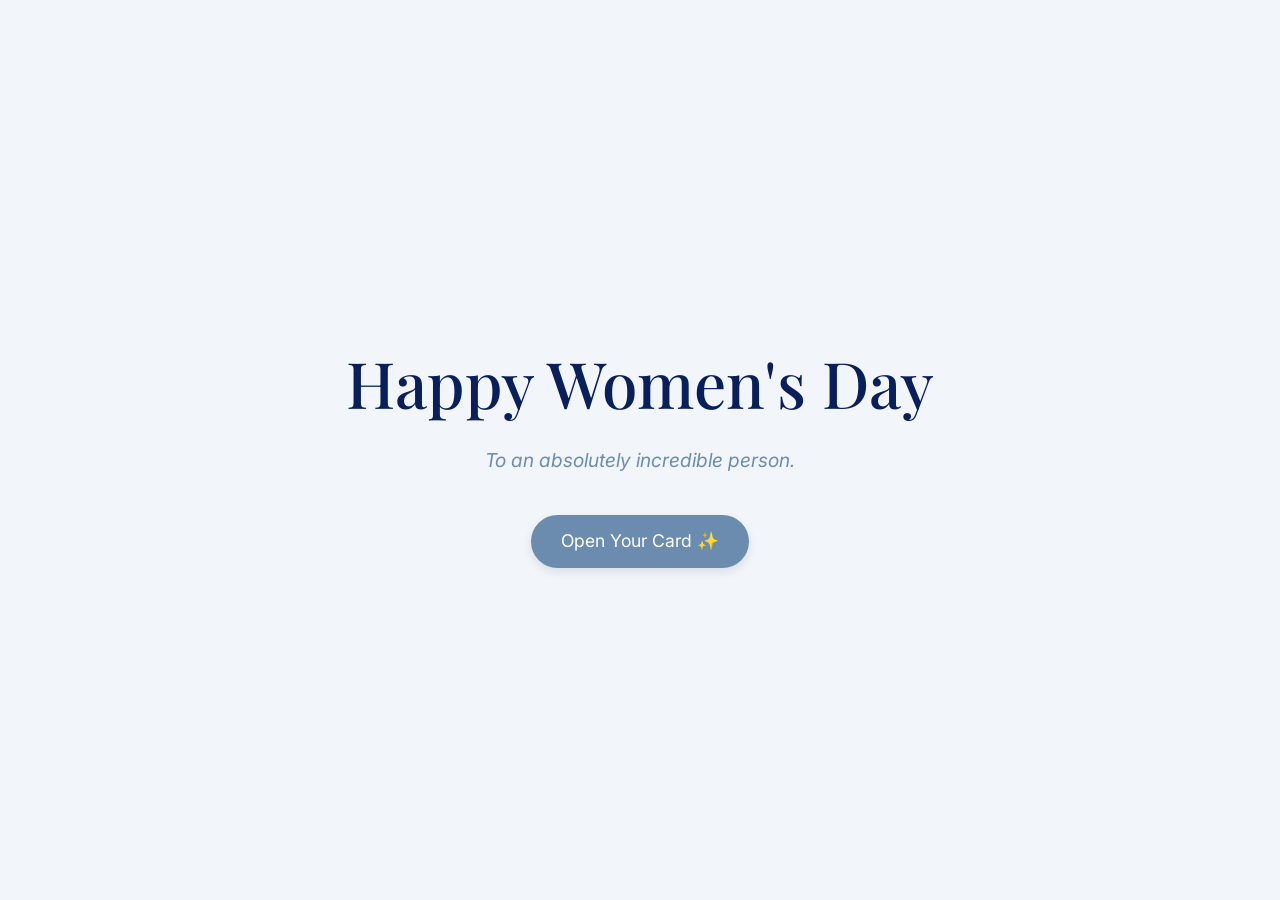
<file: index.html>
<!DOCTYPE html>
<html lang="en">

<head>
    <meta charset="UTF-8">
    <meta name="viewport" content="width=device-width, initial-scale=1.0">
    <title>Happy Women's Day</title>
    <link rel="stylesheet" href="style.css">
</head>

<body>
    <canvas id="particles"></canvas>

    <div class="page-container hero">
        <h1>Happy Women's Day</h1>
        <p>To an absolutely incredible person.</p>
        <a href="appreciation.html" class="next-btn">Open Your Card ✨</a>
    </div>

    <script>
        // 3D Tilt Effect (Only runs on pages with cards)
        const cards = document.querySelectorAll('.card');
        if (cards.length > 0) {
            cards.forEach(card => {
                card.addEventListener('mousemove', (e) => {
                    card.classList.remove('reset-anim');
                    const rect = card.getBoundingClientRect();
                    const x = e.clientX - rect.left, y = e.clientY - rect.top;
                    const centerX = rect.width / 2, centerY = rect.height / 2;
                    const rotateX = ((y - centerY) / centerY) * -10, rotateY = ((x - centerX) / centerX) * 10;
                    card.style.transform = `perspective(1000px) rotateX(${rotateX}deg) rotateY(${rotateY}deg) translateY(-10px)`;
                    /* Updated to Navy Blue Shadow */
                    card.style.boxShadow = `0 15px 30px rgba(8, 31, 92, 0.2)`;
                });
                card.addEventListener('mouseleave', () => {
                    card.classList.add('reset-anim');
                    card.style.transform = `perspective(1000px) rotateX(0) rotateY(0) translateY(0)`;
                    /* Updated to Navy Blue Shadow */
                    card.style.boxShadow = `0 4px 15px rgba(8, 31, 92, 0.1)`;
                });
            });
        }

        // Floating Particles Code
        const canvas = document.getElementById('particles');
        const ctx = canvas.getContext('2d');
        canvas.width = window.innerWidth; canvas.height = window.innerHeight;
        let particlesArray = [];
        class Particle {
            constructor() {
                this.x = Math.random() * canvas.width;
                this.y = canvas.height + Math.random() * 100;
                this.size = Math.random() * 3 + 1;
                this.speedY = Math.random() * 1 + 0.5;
                this.opacity = Math.random() * 0.5 + 0.1;
            }
            update() {
                this.y -= this.speedY;
                if (this.y < 0) { this.y = canvas.height; this.x = Math.random() * canvas.width; }
            }
            draw() {
                /* Updated to match the new Dusty Blue */
                ctx.fillStyle = `rgba(107, 140, 174, ${this.opacity})`;
                ctx.beginPath();
                ctx.arc(this.x, this.y, this.size, 0, Math.PI * 2);
                ctx.fill();
            }
        }
        function initParticles() { particlesArray = []; for (let i = 0; i < 50; i++) particlesArray.push(new Particle()); }
        function animateParticles() {
            ctx.clearRect(0, 0, canvas.width, canvas.height);
            particlesArray.forEach(particle => { particle.update(); particle.draw(); });
            requestAnimationFrame(animateParticles);
        }
        window.addEventListener('resize', () => { canvas.width = window.innerWidth; canvas.height = window.innerHeight; initParticles(); });
        initParticles(); animateParticles();

        const canvas = document.getElementById('particles');
        const ctx = canvas.getContext('2d');
        canvas.width = window.innerWidth;
        canvas.height = window.innerHeight;

        let particlesArray = [];

        // Track mouse/touch position
        let mouse = { x: null, y: null, radius: 100 };

        window.addEventListener('mousemove', (e) => {
            mouse.x = e.x;
            mouse.y = e.y;
        });

        // For touchscreens (mobile friendly)
        window.addEventListener('touchmove', (e) => {
            mouse.x = e.touches[0].clientX;
            mouse.y = e.touches[0].clientY;
        });

        window.addEventListener('touchend', () => {
            mouse.x = null;
            mouse.y = null;
        });

        class Particle {
            constructor() {
                this.x = Math.random() * canvas.width;
                this.y = Math.random() * canvas.height;
                this.size = Math.random() * 2.5 + 0.5; // Star size
                this.baseX = this.x;
                this.baseY = this.y;
                this.density = (Math.random() * 30) + 1; // How fast they scatter
                this.opacity = Math.random() * 0.5 + 0.2;
            }

            draw() {
                // Matches your dusty blue theme
                ctx.fillStyle = `rgba(107, 140, 174, ${this.opacity})`;
                ctx.beginPath();
                ctx.arc(this.x, this.y, this.size, 0, Math.PI * 2);
                ctx.closePath();
                ctx.fill();
            }

            update() {
                // Calculate distance between mouse and star
                let dx = mouse.x - this.x;
                let dy = mouse.y - this.y;
                let distance = Math.sqrt(dx * dx + dy * dy);

                // Mouse repulsion logic
                let forceDirectionX = dx / distance;
                let forceDirectionY = dy / distance;
                let maxDistance = mouse.radius;
                let force = (maxDistance - distance) / maxDistance;
                let directionX = forceDirectionX * force * this.density;
                let directionY = forceDirectionY * force * this.density;

                if (distance < mouse.radius) {
                    this.x -= directionX;
                    this.y -= directionY;
                } else {
                    // Smoothly return to original position
                    if (this.x !== this.baseX) {
                        let dx = this.x - this.baseX;
                        this.x -= dx / 10;
                    }
                    if (this.y !== this.baseY) {
                        let dy = this.y - this.baseY;
                        this.y -= dy / 10;
                    }
                }

                // The gentle floating up animation
                this.baseY -= 0.5;
                if (this.baseY < 0) {
                    this.baseY = canvas.height;
                    this.baseX = Math.random() * canvas.width;
                    this.x = this.baseX;
                    this.y = this.baseY;
                }
            }
        }

        function initParticles() {
            particlesArray = [];
            // Number of stars (increase for more, decrease for less)
            for (let i = 0; i < 120; i++) {
                particlesArray.push(new Particle());
            }
        }

        function animateParticles() {
            ctx.clearRect(0, 0, canvas.width, canvas.height);
            for (let i = 0; i < particlesArray.length; i++) {
                particlesArray[i].update();
                particlesArray[i].draw();
            }
            requestAnimationFrame(animateParticles);
        }

        // Keep it responsive if the window is resized
        window.addEventListener('resize', () => {
            canvas.width = window.innerWidth;
            canvas.height = window.innerHeight;
            initParticles();
        });

        initParticles();
        animateParticles();
    </script>
</body>

</html>
</file>
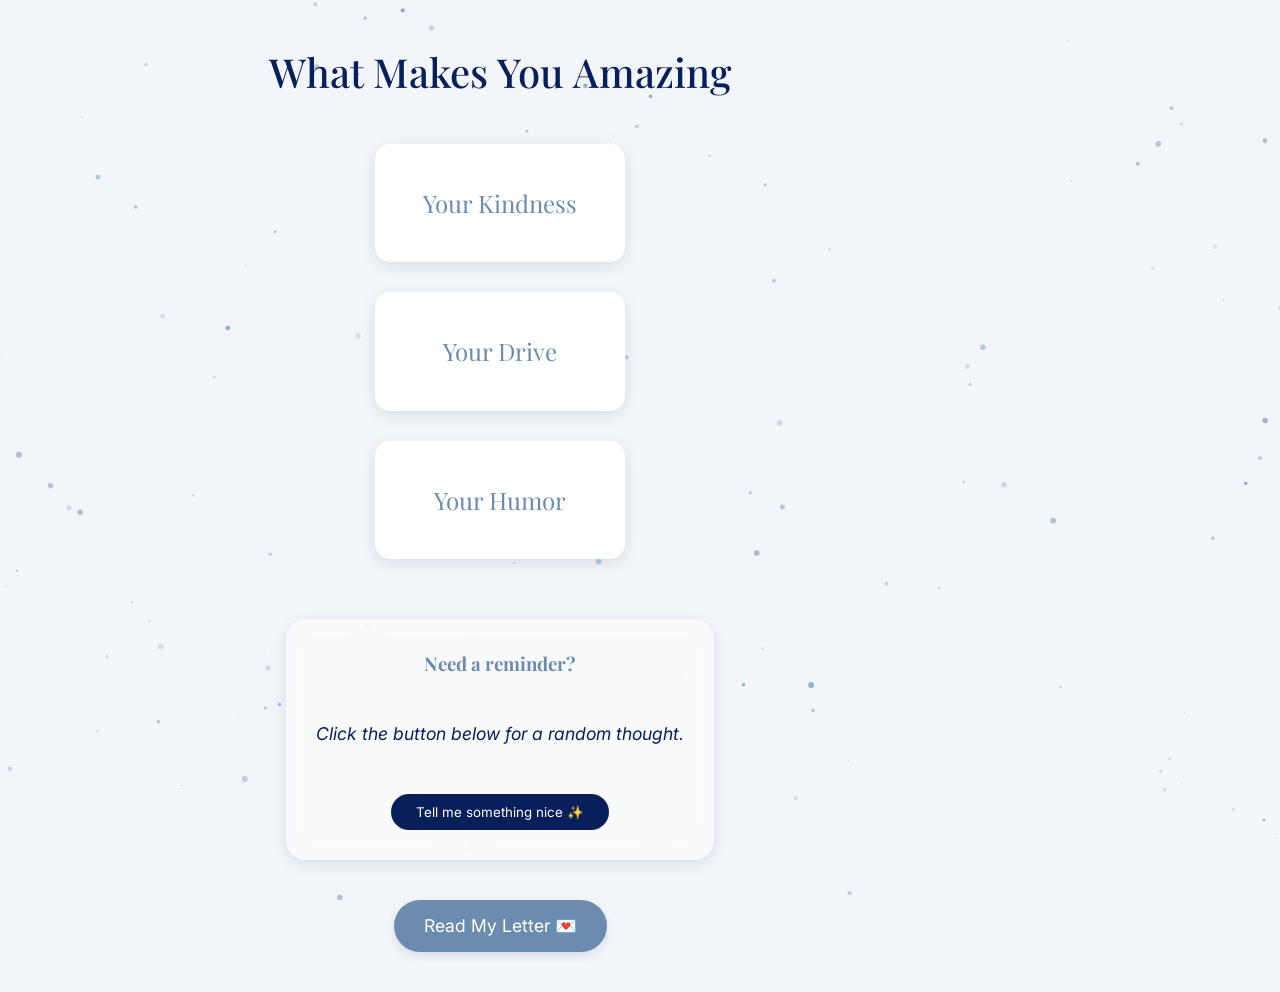
<file: appreciation.html>
<!DOCTYPE html>
<html lang="en">

<head>
    <meta charset="UTF-8">
    <meta name="viewport" content="width=device-width, initial-scale=1.0">
    <title>What Makes You Amazing</title>
    <link rel="stylesheet" href="style.css">
    <style>
        /* Styles specific to the generator */
        .generator-section {
            margin-top: 60px;
            padding: 30px;
            background: rgba(255, 255, 255, 0.5);
            backdrop-filter: blur(10px);
            border-radius: 20px;
            box-shadow: 0 4px 15px var(--shadow);
            max-width: 600px;
            margin-left: auto;
            margin-right: auto;
        }

        .generator-box {
            min-height: 80px;
            display: flex;
            align-items: center;
            justify-content: center;
            margin-bottom: 20px;
            font-size: 1.1rem;
            font-style: italic;
            color: var(--dark-blue);
            transition: opacity 0.3s ease;
        }

        .generate-btn {
            padding: 10px 25px;
            background-color: var(--dark-blue);
            color: white;
            border: none;
            border-radius: 20px;
            font-family: 'Inter', sans-serif;
            cursor: pointer;
            transition: transform 0.2s ease, background-color 0.2s ease;
        }

        .generate-btn:hover {
            transform: scale(1.05);
            background-color: var(--primary-blue);
        }
    </style>
</head>

<body>
    <canvas id="particles"></canvas>

    <div class="page-container appreciation-section">
        <h2>What Makes You Amazing</h2>

        <div class="grid">
            <div class="card">
                <div class="card-title">Your Kindness</div>
                <div class="card-text">You have a way of making me feel comfortable and valued.</div>
            </div>
            <div class="card">
                <div class="card-title">Your Drive</div>
                <div class="card-text">Watching you chase your goals is incredibly inspiring to me.</div>
            </div>
            <div class="card">
                <div class="card-title">Your Humor</div>
                <div class="card-text">You always know exactly how to bring a smile to my face, no matter what I'm going
                    through.</div>
            </div>
        </div>

        <div class="generator-section">
            <h3 style="margin-bottom: 15px; font-family: 'Playfair Display', serif; color: var(--primary-blue);">Need a
                reminder?</h3>
            <div class="generator-box" id="message-display">
                Click the button below for a random thought.
            </div>
            <button class="generate-btn" onclick="generateMessage()">Tell me something nice ✨</button>
        </div>

        <a href="letter.html" class="next-btn">Read My Letter 💌</a>
    </div>

    <script>
        // Array of sweet messages (Add as many as you want here!)
        const messages = [
            "You have the kind of energy that just brightens up a room.",
            "I genuinely admire how hard you work for the things you want.",
            "Your smile is completely contagious.",
            "You are way stronger than you give yourself credit for.",
            "I always enjoy the time we spend talking.",
            "You have impeccable taste in everything.",
            "The world is genuinely a better place with you in it.",
            "You handle challenges with so much grace.",
            "I love how passionate you get when talking about things you care about."
        ];

        function generateMessage() {
            const display = document.getElementById('message-display');
            // Fade out
            display.style.opacity = 0;

            setTimeout(() => {
                // Pick random message
                const randomIndex = Math.floor(Math.random() * messages.length);
                display.innerText = `"${messages[randomIndex]}"`;
                // Fade back in
                display.style.opacity = 1;
            }, 300); // 300ms matches the CSS transition
        }

        // 3D Tilt Effect & Particles (Keep the same exact JS from the previous step here)
        // ... [Paste the 3D hover and Particle JS here so it keeps working] ...
        const canvas = document.getElementById('particles');
        const ctx = canvas.getContext('2d');
        canvas.width = window.innerWidth;
        canvas.height = window.innerHeight;

        let particlesArray = [];

        // Track mouse/touch position
        let mouse = { x: null, y: null, radius: 100 };

        window.addEventListener('mousemove', (e) => {
            mouse.x = e.x;
            mouse.y = e.y;
        });

        // For touchscreens (mobile friendly)
        window.addEventListener('touchmove', (e) => {
            mouse.x = e.touches[0].clientX;
            mouse.y = e.touches[0].clientY;
        });

        window.addEventListener('touchend', () => {
            mouse.x = null;
            mouse.y = null;
        });

        class Particle {
            constructor() {
                this.x = Math.random() * canvas.width;
                this.y = Math.random() * canvas.height;
                this.size = Math.random() * 2.5 + 0.5; // Star size
                this.baseX = this.x;
                this.baseY = this.y;
                this.density = (Math.random() * 30) + 1; // How fast they scatter
                this.opacity = Math.random() * 0.5 + 0.2;
            }

            draw() {
                // Matches your dusty blue theme
                ctx.fillStyle = `rgba(107, 140, 174, ${this.opacity})`;
                ctx.beginPath();
                ctx.arc(this.x, this.y, this.size, 0, Math.PI * 2);
                ctx.closePath();
                ctx.fill();
            }

            update() {
                // Calculate distance between mouse and star
                let dx = mouse.x - this.x;
                let dy = mouse.y - this.y;
                let distance = Math.sqrt(dx * dx + dy * dy);

                // Mouse repulsion logic
                let forceDirectionX = dx / distance;
                let forceDirectionY = dy / distance;
                let maxDistance = mouse.radius;
                let force = (maxDistance - distance) / maxDistance;
                let directionX = forceDirectionX * force * this.density;
                let directionY = forceDirectionY * force * this.density;

                if (distance < mouse.radius) {
                    this.x -= directionX;
                    this.y -= directionY;
                } else {
                    // Smoothly return to original position
                    if (this.x !== this.baseX) {
                        let dx = this.x - this.baseX;
                        this.x -= dx / 10;
                    }
                    if (this.y !== this.baseY) {
                        let dy = this.y - this.baseY;
                        this.y -= dy / 10;
                    }
                }

                // The gentle floating up animation
                this.baseY -= 0.5;
                if (this.baseY < 0) {
                    this.baseY = canvas.height;
                    this.baseX = Math.random() * canvas.width;
                    this.x = this.baseX;
                    this.y = this.baseY;
                }
            }
        }

        function initParticles() {
            particlesArray = [];
            // Number of stars (increase for more, decrease for less)
            for (let i = 0; i < 120; i++) {
                particlesArray.push(new Particle());
            }
        }

        function animateParticles() {
            ctx.clearRect(0, 0, canvas.width, canvas.height);
            for (let i = 0; i < particlesArray.length; i++) {
                particlesArray[i].update();
                particlesArray[i].draw();
            }
            requestAnimationFrame(animateParticles);
        }

        // Keep it responsive if the window is resized
        window.addEventListener('resize', () => {
            canvas.width = window.innerWidth;
            canvas.height = window.innerHeight;
            initParticles();
        });

        initParticles();
        animateParticles();

    </script>
</body>

</html>
</file>
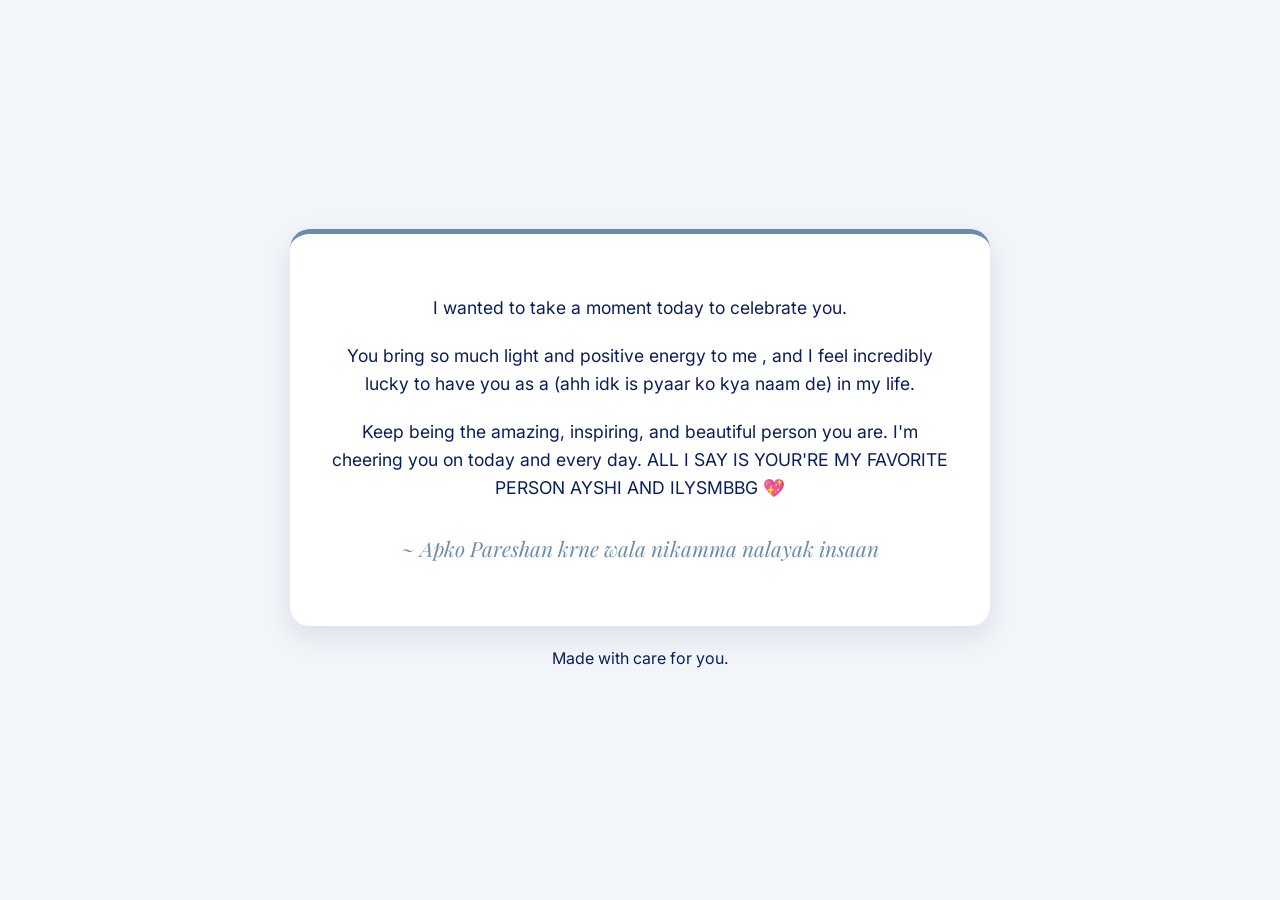
<file: letter.html>
<!DOCTYPE html>
<html lang="en">

<head>
    <meta charset="UTF-8">
    <meta name="viewport" content="width=device-width, initial-scale=1.0">
    <title>A Letter For You</title>
    <link rel="stylesheet" href="style.css">
</head>

<body>
    <canvas id="particles"></canvas>

    <div class="page-container">
        <section class="letter-section">
            <div class="letter-content">
                <p>I wanted to take a moment today to celebrate you.</p>
                <p>You bring so much light and positive energy to me , and I feel incredibly lucky to
                    have you as a (ahh idk is pyaar ko kya naam de) in my life.</p>
                <p>Keep being the amazing, inspiring, and beautiful person you are. I'm cheering you on today and every
                    day. ALL I SAY IS YOUR'RE MY FAVORITE PERSON AYSHI AND ILYSMBBG 💖</p>
                <div class="signature">~ Apko Pareshan krne wala nikamma nalayak insaan</div>
            </div>
        </section>
        <p style="color: var(--primary-green); margin-top: 20px;"> Made with care for you.</p>
    </div>

    <script>
        // 3D Tilt Effect (Only runs on pages with cards)
        const cards = document.querySelectorAll('.card');
        if (cards.length > 0) {
            cards.forEach(card => {
                card.addEventListener('mousemove', (e) => {
                    card.classList.remove('reset-anim');
                    const rect = card.getBoundingClientRect();
                    const x = e.clientX - rect.left, y = e.clientY - rect.top;
                    const centerX = rect.width / 2, centerY = rect.height / 2;
                    const rotateX = ((y - centerY) / centerY) * -10, rotateY = ((x - centerX) / centerX) * 10;
                    card.style.transform = `perspective(1000px) rotateX(${rotateX}deg) rotateY(${rotateY}deg) translateY(-10px)`;
                    /* Updated to Navy Blue Shadow */
                    card.style.boxShadow = `0 15px 30px rgba(8, 31, 92, 0.2)`;
                });
                card.addEventListener('mouseleave', () => {
                    card.classList.add('reset-anim');
                    card.style.transform = `perspective(1000px) rotateX(0) rotateY(0) translateY(0)`;
                    /* Updated to Navy Blue Shadow */
                    card.style.boxShadow = `0 4px 15px rgba(8, 31, 92, 0.1)`;
                });
            });
        }

        // Floating Particles Code
        const canvas = document.getElementById('particles');
        const ctx = canvas.getContext('2d');
        canvas.width = window.innerWidth; canvas.height = window.innerHeight;
        let particlesArray = [];
        class Particle {
            constructor() {
                this.x = Math.random() * canvas.width;
                this.y = canvas.height + Math.random() * 100;
                this.size = Math.random() * 3 + 1;
                this.speedY = Math.random() * 1 + 0.5;
                this.opacity = Math.random() * 0.5 + 0.1;
            }
            update() {
                this.y -= this.speedY;
                if (this.y < 0) { this.y = canvas.height; this.x = Math.random() * canvas.width; }
            }
            draw() {
                /* Updated to match the new Dusty Blue */
                ctx.fillStyle = `rgba(107, 140, 174, ${this.opacity})`;
                ctx.beginPath();
                ctx.arc(this.x, this.y, this.size, 0, Math.PI * 2);
                ctx.fill();
            }
        }
        function initParticles() { particlesArray = []; for (let i = 0; i < 50; i++) particlesArray.push(new Particle()); }
        function animateParticles() {
            ctx.clearRect(0, 0, canvas.width, canvas.height);
            particlesArray.forEach(particle => { particle.update(); particle.draw(); });
            requestAnimationFrame(animateParticles);
        }
        window.addEventListener('resize', () => { canvas.width = window.innerWidth; canvas.height = window.innerHeight; initParticles(); });
        initParticles(); animateParticles();
        const canvas = document.getElementById('particles');
        const ctx = canvas.getContext('2d');
        canvas.width = window.innerWidth;
        canvas.height = window.innerHeight;

        let particlesArray = [];

        // Track mouse/touch position
        let mouse = { x: null, y: null, radius: 100 };

        window.addEventListener('mousemove', (e) => {
            mouse.x = e.x;
            mouse.y = e.y;
        });

        // For touchscreens (mobile friendly)
        window.addEventListener('touchmove', (e) => {
            mouse.x = e.touches[0].clientX;
            mouse.y = e.touches[0].clientY;
        });

        window.addEventListener('touchend', () => {
            mouse.x = null;
            mouse.y = null;
        });

        class Particle {
            constructor() {
                this.x = Math.random() * canvas.width;
                this.y = Math.random() * canvas.height;
                this.size = Math.random() * 2.5 + 0.5; // Star size
                this.baseX = this.x;
                this.baseY = this.y;
                this.density = (Math.random() * 30) + 1; // How fast they scatter
                this.opacity = Math.random() * 0.5 + 0.2;
            }

            draw() {
                // Matches your dusty blue theme
                ctx.fillStyle = `rgba(107, 140, 174, ${this.opacity})`;
                ctx.beginPath();
                ctx.arc(this.x, this.y, this.size, 0, Math.PI * 2);
                ctx.closePath();
                ctx.fill();
            }

            update() {
                // Calculate distance between mouse and star
                let dx = mouse.x - this.x;
                let dy = mouse.y - this.y;
                let distance = Math.sqrt(dx * dx + dy * dy);

                // Mouse repulsion logic
                let forceDirectionX = dx / distance;
                let forceDirectionY = dy / distance;
                let maxDistance = mouse.radius;
                let force = (maxDistance - distance) / maxDistance;
                let directionX = forceDirectionX * force * this.density;
                let directionY = forceDirectionY * force * this.density;

                if (distance < mouse.radius) {
                    this.x -= directionX;
                    this.y -= directionY;
                } else {
                    // Smoothly return to original position
                    if (this.x !== this.baseX) {
                        let dx = this.x - this.baseX;
                        this.x -= dx / 10;
                    }
                    if (this.y !== this.baseY) {
                        let dy = this.y - this.baseY;
                        this.y -= dy / 10;
                    }
                }

                // The gentle floating up animation
                this.baseY -= 0.5;
                if (this.baseY < 0) {
                    this.baseY = canvas.height;
                    this.baseX = Math.random() * canvas.width;
                    this.x = this.baseX;
                    this.y = this.baseY;
                }
            }
        }

        function initParticles() {
            particlesArray = [];
            // Number of stars (increase for more, decrease for less)
            for (let i = 0; i < 120; i++) {
                particlesArray.push(new Particle());
            }
        }

        function animateParticles() {
            ctx.clearRect(0, 0, canvas.width, canvas.height);
            for (let i = 0; i < particlesArray.length; i++) {
                particlesArray[i].update();
                particlesArray[i].draw();
            }
            requestAnimationFrame(animateParticles);
        }

        // Keep it responsive if the window is resized
        window.addEventListener('resize', () => {
            canvas.width = window.innerWidth;
            canvas.height = window.innerHeight;
            initParticles();
        });

        initParticles();
        animateParticles();

    </script>

</body>

</html>
</file>
<file: style.css>
@import url('https://fonts.googleapis.com/css2?family=Inter:wght@300;400;600&family=Playfair+Display:ital,wght@0,500;0,700;1,500&display=swap');

:root {
    /* Elegant Blue Palette */
    --bg-color: #F2F5F9;
    /* Soft icy white-blue */
    --primary-blue: #6B8CAE;
    /* Muted dusty blue */
    --dark-blue: #081F5C;
    /* The deep navy you requested */
    --card-bg: #FFFFFF;
    --shadow: rgba(8, 31, 92, 0.1);
    /* Navy shadow */
}

* {
    margin: 0;
    padding: 0;
    box-sizing: border-box;
}

body {
    font-family: 'Inter', sans-serif;
    background-color: var(--bg-color);
    color: var(--dark-blue);
    line-height: 1.6;
    overflow-x: hidden;
    animation: pageLoadFade 1s ease-in-out;
}

@keyframes pageLoadFade {
    from {
        opacity: 0;
        transform: translateY(10px);
    }

    to {
        opacity: 1;
        transform: translateY(0);
    }
}

h1,
h2 {
    font-family: 'Playfair Display', serif;
    font-weight: 500;
}

#particles {
    position: fixed;
    top: 0;
    left: 0;
    width: 100%;
    height: 100%;
    z-index: -1;
    pointer-events: none;
}

.page-container {
    min-height: 100vh;
    display: flex;
    flex-direction: column;
    justify-content: center;
    align-items: center;
    text-align: center;
    padding: 40px 20px;
}

.next-btn {
    display: inline-block;
    margin-top: 40px;
    padding: 12px 30px;
    background-color: var(--primary-blue);
    color: white;
    text-decoration: none;
    border-radius: 30px;
    font-size: 1.1rem;
    transition: background-color 0.3s ease, transform 0.3s ease;
    box-shadow: 0 4px 10px var(--shadow);
}

.next-btn:hover {
    background-color: var(--dark-blue);
    transform: translateY(-3px);
}

/* --- PAGE 1: HERO --- */
.hero h1 {
    font-size: 4rem;
    color: var(--dark-blue);
    margin-bottom: 10px;
}

.hero p {
    font-size: 1.2rem;
    color: var(--primary-blue);
    font-style: italic;
}

/* --- PAGE 2: GRID --- */
.appreciation-section {
    max-width: 1000px;
    width: 100%;
}

.appreciation-section h2 {
    font-size: 2.5rem;
    margin-bottom: 40px;
}

.grid {
    display: grid;
    grid-template-columns: repeat(auto-fit, minmax(250px, 1fr));
    gap: 30px;
    perspective: 1000px;
}

.card {
    background-color: var(--card-bg);
    padding: 40px 20px;
    border-radius: 15px;
    box-shadow: 0 4px 15px var(--shadow);
    position: relative;
    overflow: hidden;
    cursor: pointer;
    transform-style: preserve-3d;
    transition: transform 0.1s ease, box-shadow 0.4s ease;
}

.card.reset-anim {
    transition: transform 0.6s cubic-bezier(0.23, 1, 0.32, 1), box-shadow 0.6s ease;
}

.card-title {
    font-size: 1.5rem;
    font-family: 'Playfair Display', serif;
    color: var(--primary-blue);
    transform: translateZ(30px);
    transition: transform 0.4s ease;
}

.card-text {
    font-size: 0.95rem;
    opacity: 0;
    transform: translateY(20px) translateZ(0);
    transition: opacity 0.4s ease, transform 0.4s ease;
    position: absolute;
    bottom: 30px;
    left: 20px;
    right: 20px;
}

.card:hover .card-title {
    transform: translateY(-20px) translateZ(40px);
}

.card:hover .card-text {
    opacity: 1;
    transform: translateY(0) translateZ(20px);
}

/* --- PAGE 3: LETTER --- */
.letter-section {
    background-color: var(--card-bg);
    padding: 60px 40px;
    max-width: 700px;
    width: 100%;
    border-radius: 20px;
    box-shadow: 0 10px 30px var(--shadow);
    border-top: 5px solid var(--primary-blue);
}

.letter-content {
    font-size: 1.1rem;
    text-align: center;
}

.letter-content p {
    margin-bottom: 20px;
}

.signature {
    margin-top: 30px;
    font-family: 'Playfair Display', serif;
    font-size: 1.3rem;
    color: var(--primary-blue);
    font-style: italic;
}

@media (max-width: 600px) {
    .hero h1 {
        font-size: 2.8rem;
    }

    .appreciation-section h2 {
        font-size: 2rem;
    }

    .card {
        pointer-events: none;
    }

    .card-text {
        opacity: 1;
        position: relative;
        bottom: 0;
        transform: none;
        margin-top: 15px;
    }

    .card-title {
        transform: none;
    }
}

#particles {
    position: fixed;
    top: 0;
    left: 0;
    width: 100%;
    height: 100%;
    z-index: -1;
    pointer-events: none;
    /* Lets you click buttons through the canvas */
}
</file>
